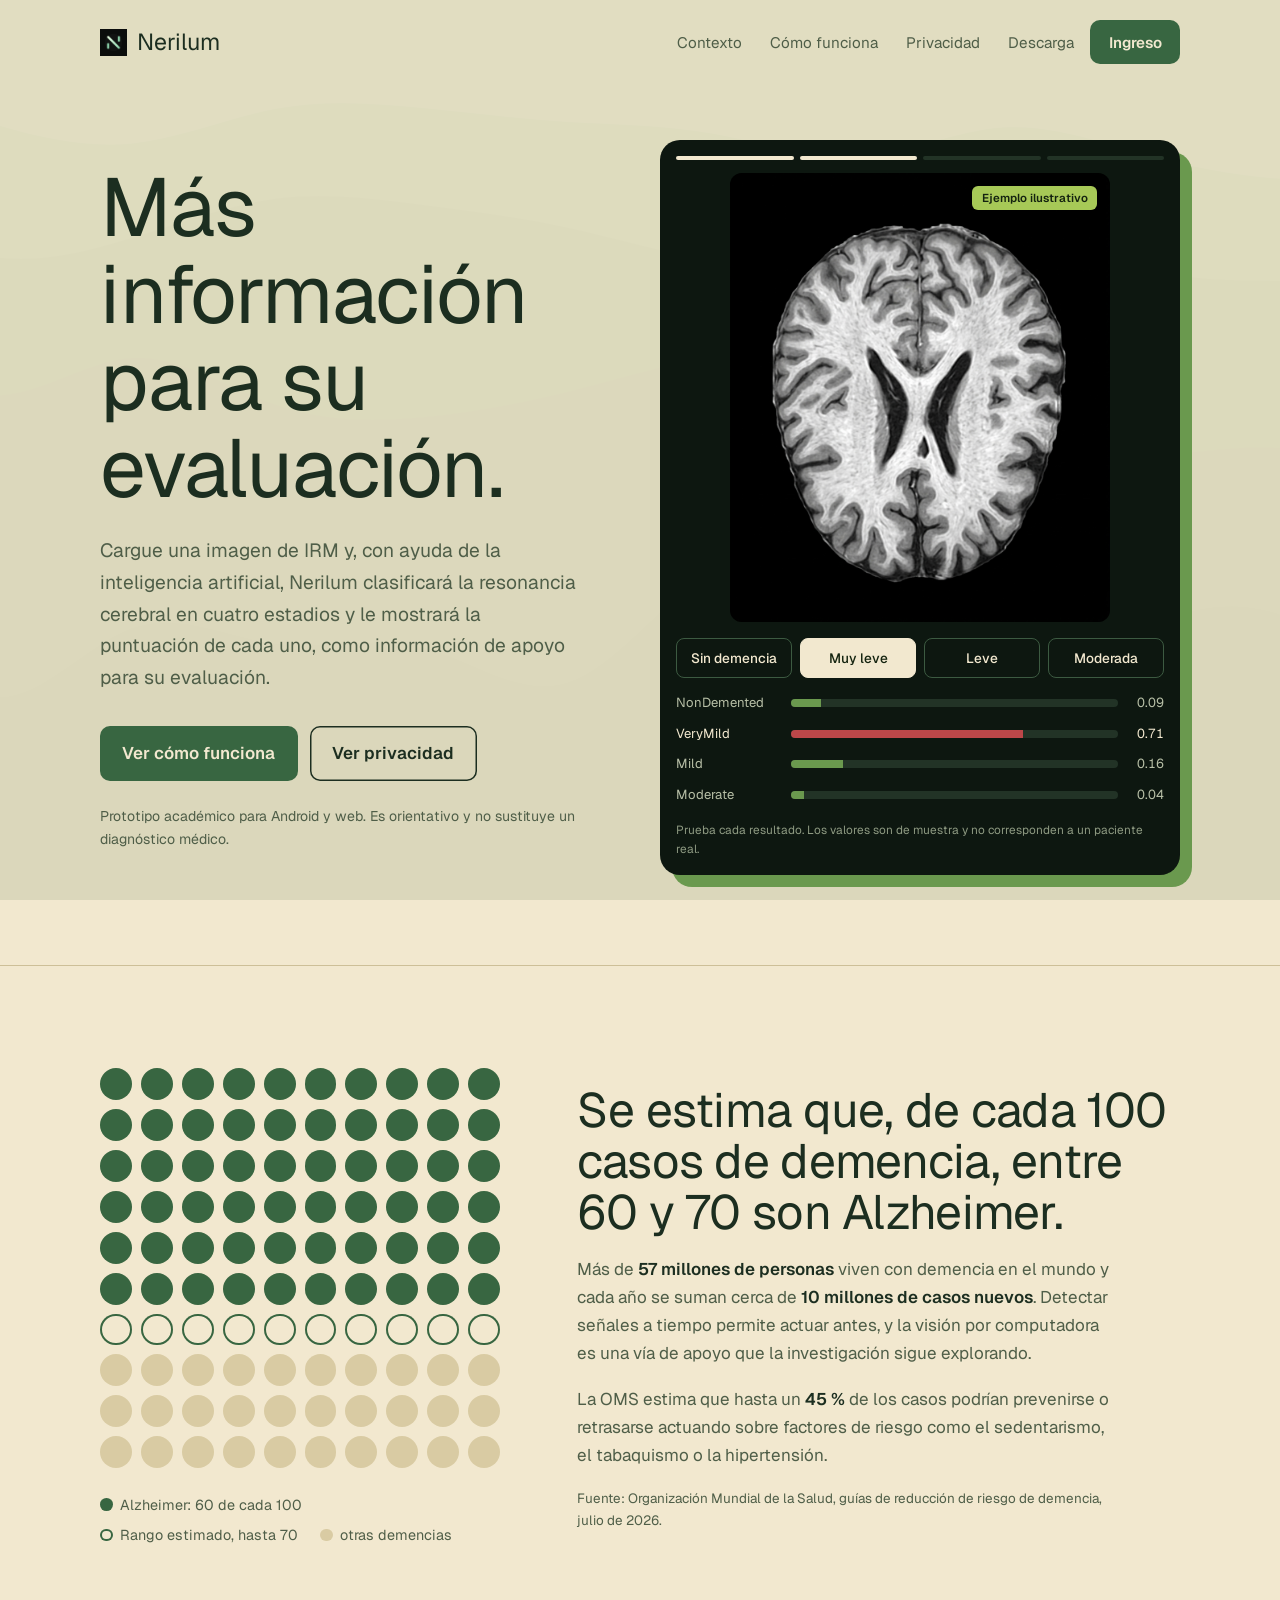
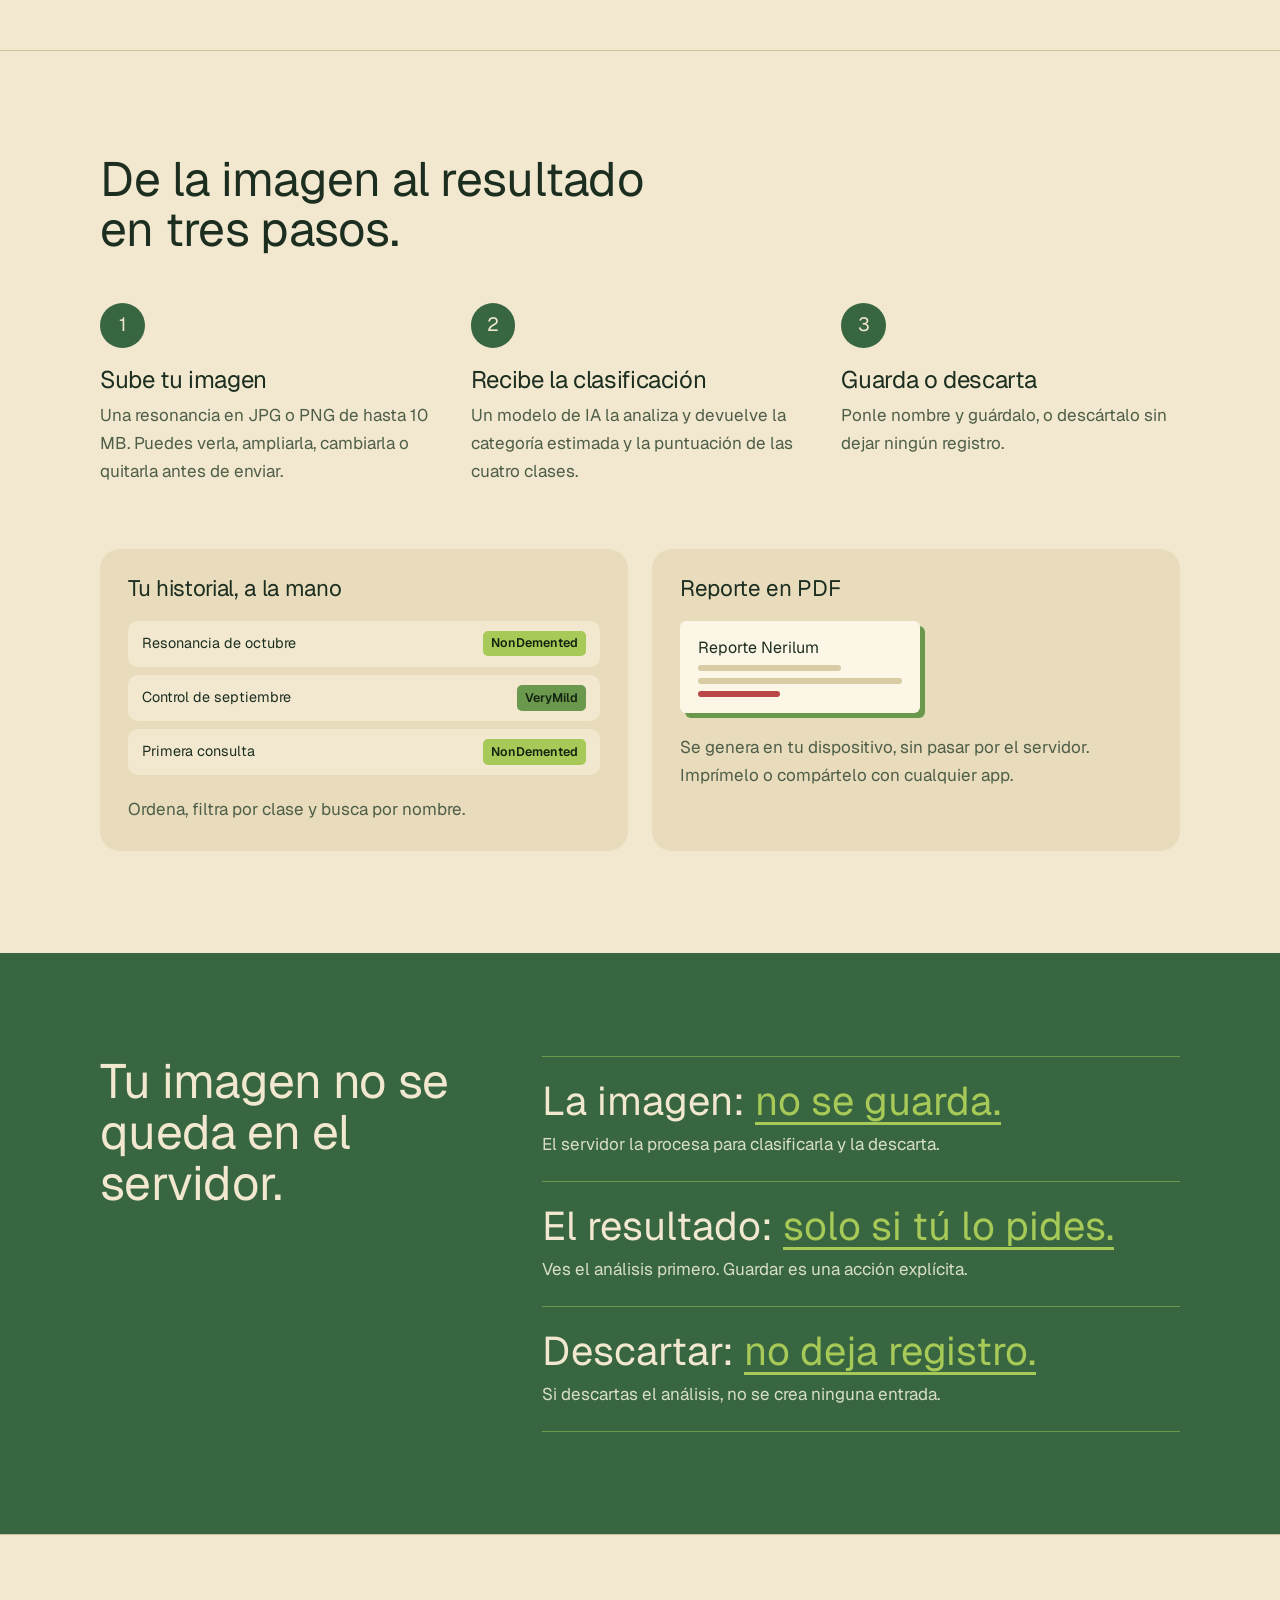
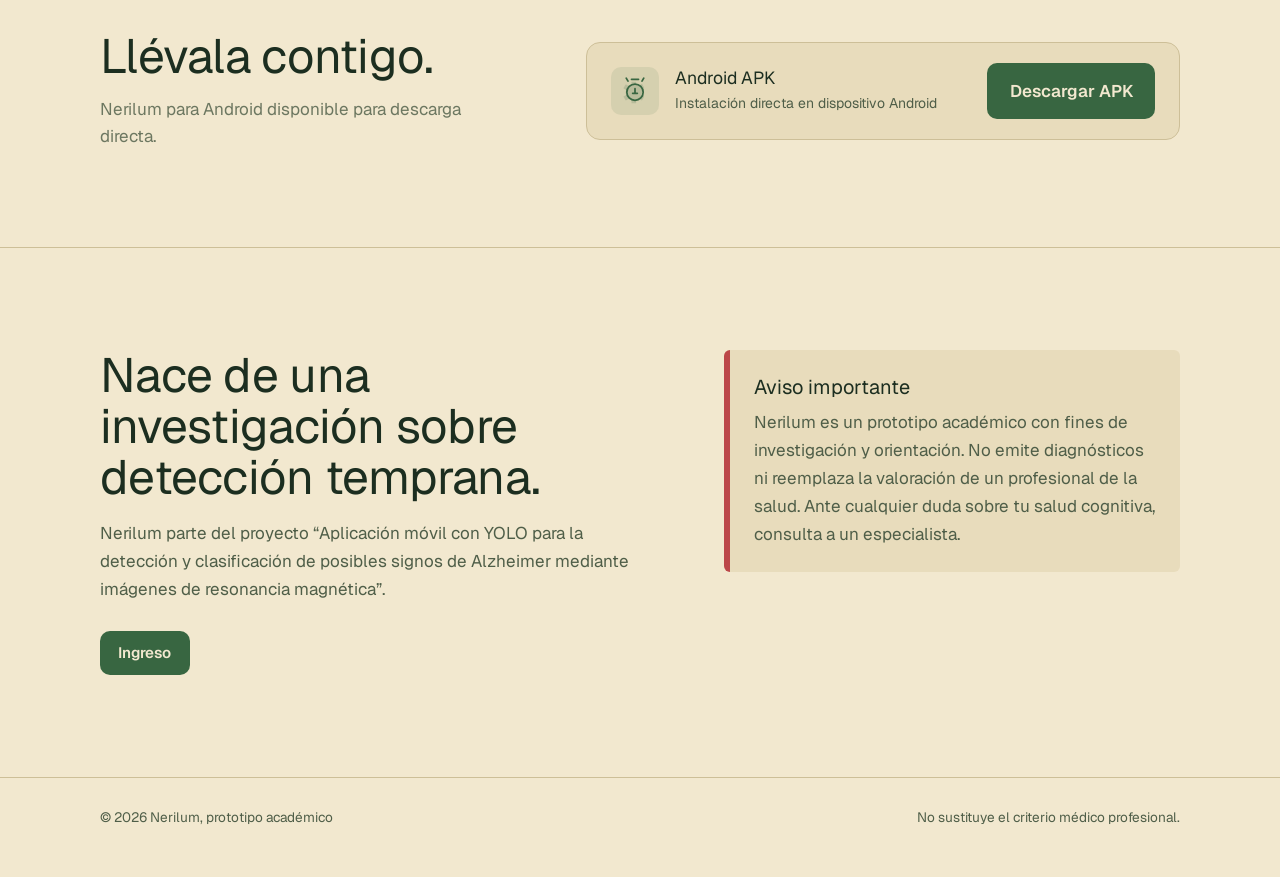
<file: index.html>
<!doctype html>
<html lang="es">
    <head>
        <meta charset="utf-8" />
        <meta
            name="viewport"
            content="width=device-width, initial-scale=1, viewport-fit=cover"
        />
        <title>Nerilum · Análisis orientativo de resonancias cerebrales</title>
        <meta
            name="description"
            content="Nerilum clasifica imágenes de resonancia magnética cerebral en cuatro categorías de demencia. Prototipo académico."
        />
        <link rel="preconnect" href="https://fonts.googleapis.com" />
        <link rel="preconnect" href="https://fonts.gstatic.com" crossorigin />
        <link
            href="https://fonts.googleapis.com/css2?family=Geist:wght@400;500;600&display=swap"
            rel="stylesheet"
        />
        <link rel="stylesheet" href="css/tokens.css" />
        <link rel="stylesheet" href="css/base.css" />
        <link rel="stylesheet" href="css/buttons.css" />
        <link rel="stylesheet" href="css/nav.css" />
        <link rel="stylesheet" href="css/hero.css" />
        <link rel="stylesheet" href="css/scan-demo.css" />
        <link rel="stylesheet" href="css/contexto.css" />
        <link rel="stylesheet" href="css/como.css" />
        <link rel="stylesheet" href="css/privacidad.css" />
        <link rel="stylesheet" href="css/descarga.css" />
        <link rel="stylesheet" href="css/cierre.css" />
        <link rel="stylesheet" href="css/footer.css" />
        <link rel="stylesheet" href="css/totop.css" />
        <link rel="stylesheet" href="css/progress.css" />
        <script src="js/flag.js"></script>
    </head>
    <body>
        <!-- sections/progress.html -->
<div class="progress" aria-hidden="true"></div>
        <div class="wrap">
            <!-- sections/nav.html -->
<nav>
    <a class="brand" href="#top" aria-label="Nerilum, inicio">
        <img
            src="src/assets/nerilum-app-icon-1024.png"
            alt="Logo Nerilum"
            class="logo"
        />
        Nerilum
    </a>
    <div class="links">
        <a href="#contexto">Contexto</a><a href="#como">Cómo funciona</a
        ><a href="#privacidad">Privacidad</a><a href="#descarga">Descarga</a>
    </div>
    <a class="btn sm" href="https://nerilum-tcsm-frontend.vercel.app/"> Ingreso </a>
</nav>

            <!-- sections/hero.html -->
  <header class="hero" id="top">
    <div>
      <h1>Más información para su evaluación.</h1>
      <p class="lead"> Cargue una imagen de IRM y, con ayuda de la inteligencia artificial, Nerilum clasificará la resonancia cerebral en cuatro estadios y le mostrará la puntuación de cada uno, como información de apoyo para su evaluación.</p>
      <div class="cta">
        <a class="btn" href="#como">Ver cómo funciona</a>
        <a class="btn ghost" href="#privacidad">Ver privacidad</a>
      </div>
      <p class="note">Prototipo académico para Android y web. Es orientativo y no sustituye un diagnóstico médico.</p>
    </div>

    <div class="scan">
      <div class="timer" aria-hidden="true"><b><i></i></b><b><i></i></b><b><i></i></b><b><i></i></b></div>
      <div class="view">
        <span class="tag">Ejemplo ilustrativo</span>
        <div class="slides">
          <img class="slide" src="src/assets/nonDem.jpg" alt="" width="944" height="1116" decoding="async">
          <img class="slide" src="src/assets/veryMildDem.jpg" alt="" width="944" height="1116" decoding="async">
          <img class="slide" src="src/assets/milDem.jpg" alt="" width="944" height="1116" decoding="async">
          <img class="slide" src="src/assets/moderateDem.jpg" alt="" width="944" height="1116" decoding="async">
        </div>
        <!-- Indicador de pausa (visible al hacer click en la imagen) -->
        <div class="view-icon" aria-hidden="true">
          <svg width="20" height="20" viewBox="0 0 20 20" fill="none" aria-hidden="true">
            <rect x="4" y="3" width="4" height="14" rx="1.5" fill="#F2E8CF"/>
            <rect x="12" y="3" width="4" height="14" rx="1.5" fill="#F2E8CF"/>
          </svg>
        </div>
      </div>
      <div class="pick" role="group" aria-label="Elige un resultado de ejemplo">
        <button type="button" data-i="0" aria-pressed="false">Sin demencia</button>
        <button type="button" data-i="1" aria-pressed="true">Muy leve</button>
        <button type="button" data-i="2" aria-pressed="false">Leve</button>
        <button type="button" data-i="3" aria-pressed="false">Moderada</button>
      </div>
      <div class="bars">
        <div class="bar"><span>NonDemented</span><b><i></i></b><span></span></div>
        <div class="bar"><span>VeryMild</span><b><i></i></b><span></span></div>
        <div class="bar"><span>Mild</span><b><i></i></b><span></span></div>
        <div class="bar"><span>Moderate</span><b><i></i></b><span></span></div>
      </div>
      <p class="sr" id="live" aria-live="polite"></p>
      <small>Prueba cada resultado. Los valores son de muestra y no corresponden a un paciente real.</small>
    </div>
  </header>
        </div>

        <!-- sections/contexto.html -->
<section id="contexto">
  <div class="wrap">
    <div class="ctx">
      <div>
        <div class="waffle" id="waffle" role="img" aria-label="Se estima que de cada 100 casos de demencia, entre 60 y 70 son Alzheimer"></div>
        <div class="key"><span><i style="background:var(--brand)"></i>Alzheimer: 60 de cada 100</span><span><i style="box-shadow:inset 0 0 0 2px var(--brand)"></i>Rango estimado, hasta 70</span><span><i style="background:var(--dot-off)"></i>otras demencias</span></div>
      </div>
      <div>
        <h2>Se estima que, de cada 100 casos de demencia, entre 60 y 70 son Alzheimer.</h2>
        <p>Más de <b>57 millones de personas</b> viven con demencia en el mundo y cada año se suman cerca de <b>10 millones de casos nuevos</b>. Detectar señales a tiempo permite actuar antes, y la visión por computadora es una vía de apoyo que la investigación sigue explorando.</p>
        <p>La OMS estima que hasta un <b>45 %</b> de los casos podrían prevenirse o retrasarse actuando sobre factores de riesgo como el sedentarismo, el tabaquismo o la hipertensión.</p>
        <p class="src">Fuente: Organización Mundial de la Salud, guías de reducción de riesgo de demencia, julio de 2026.</p>
      </div>
    </div>
  </div>
</section>

        <!-- sections/como.html -->
<section id="como">
  <div class="wrap">
    <div class="head"><h2>De la imagen al resultado en tres pasos.</h2></div>
    <div class="track">
      <div class="step"><i>1</i><h3>Sube tu imagen</h3><p>Una resonancia en JPG o PNG de hasta 10 MB. Puedes verla, ampliarla, cambiarla o quitarla antes de enviar.</p></div>
      <div class="step"><i>2</i><h3>Recibe la clasificación</h3><p>Un modelo de IA la analiza y devuelve la categoría estimada y la puntuación de las cuatro clases.</p></div>
      <div class="step"><i>3</i><h3>Guarda o descarta</h3><p>Ponle nombre y guárdalo, o descártalo sin dejar ningún registro.</p></div>
    </div>
    <div class="after">
      <div class="panel">
        <h3>Tu historial, a la mano</h3>
        <div class="hist" aria-hidden="true">
          <div><span>Resonancia de octubre</span><em style="--c:#A7C957">NonDemented</em></div>
          <div><span>Control de septiembre</span><em style="--c:#6A994E">VeryMild</em></div>
          <div><span>Primera consulta</span><em style="--c:#A7C957">NonDemented</em></div>
        </div>
        <p>Ordena, filtra por clase y busca por nombre.</p>
      </div>
      <div class="panel">
        <h3>Reporte en PDF</h3>
        <div class="sheet" aria-hidden="true"><b>Reporte Nerilum</b><span class="w"></span><span></span><span class="r"></span></div>
        <p>Se genera en tu dispositivo, sin pasar por el servidor. Imprímelo o compártelo con cualquier app.</p>
      </div>
    </div>
  </div>
</section>

        <!-- sections/privacidad.html -->
<section class="band" id="privacidad">
  <div class="wrap priv">
    <h2>Tu imagen no se queda en el servidor.</h2>
    <div>
      <div class="say"><b>La imagen: <u>no se guarda.</u></b><p>El servidor la procesa para clasificarla y la descarta.</p></div>
      <div class="say"><b>El resultado: <u>solo si tú lo pides.</u></b><p>Ves el análisis primero. Guardar es una acción explícita.</p></div>
      <div class="say"><b>Descartar: <u>no deja registro.</u></b><p>Si descartas el análisis, no se crea ninguna entrada.</p></div>
    </div>
  </div>
</section>

        <!-- sections/descarga.html -->
<section id="descarga">
    <div class="wrap descarga">
        <div class="descarga-texto">
            <h2>Llévala contigo.</h2>
            <p>Nerilum para Android disponible para descarga directa.</p>
        </div>
        <div class="descarga-opciones">

            <div class="descarga-card apk-card">
                <div class="descarga-card-inner">
                    <span class="descarga-plat-icon" aria-hidden="true">
                        <svg width="28" height="28" viewBox="0 0 24 24" fill="none" aria-hidden="true">
                            <path d="M17.523 15.341A5.97 5.97 0 0 0 18 13a5.97 5.97 0 0 0-.477-2.341l2.005-1.16a.5.5 0 0 0 .183-.683l-1.5-2.598a.5.5 0 0 0-.683-.183l-2.03 1.173A5.988 5.988 0 0 0 13 7V4.5a.5.5 0 0 0-.5-.5h-3a.5.5 0 0 0-.5.5V7a5.988 5.988 0 0 0-2.498.708L4.472 6.535a.5.5 0 0 0-.683.183l-1.5 2.598a.5.5 0 0 0 .183.683l2.005 1.16A5.97 5.97 0 0 0 4 13a5.97 5.97 0 0 0 .477 2.341L2.472 16.5a.5.5 0 0 0-.183.683l1.5 2.598a.5.5 0 0 0 .683.183l2.03-1.173A5.988 5.988 0 0 0 9 19.5V22a.5.5 0 0 0 .5.5h3a.5.5 0 0 0 .5-.5v-2.5a5.988 5.988 0 0 0 2.498-.709l2.03 1.173a.5.5 0 0 0 .683-.183l1.5-2.598a.5.5 0 0 0-.183-.683l-2.005-1.16Z" fill="currentColor" fill-opacity=".18"/>
                            <path d="M6 3.5 4.5 1M18 3.5 19.5 1M9 2h6M12 6a7 7 0 1 0 0 14A7 7 0 0 0 12 6Zm0 4v4m-2 0h4" stroke="currentColor" stroke-width="1.5" stroke-linecap="round" stroke-linejoin="round"/>
                        </svg>
                    </span>
                    <div class="descarga-card-body">
                        <strong>Android APK</strong>
                        <p>Instalación directa en dispositivo Android</p>
                    </div>
                </div>
                <a class="btn descarga-btn" href="https://github.com/carlos-cas3/G1-TCSM-APP_MOVIL/releases/download/v1.0.6/nerilum.apk" download>
                    Descargar APK
                </a>
            </div>

        </div>
    </div>
</section>

        <!-- sections/cierre.html -->
<section>
    <div class="wrap closing">
        <div>
            <h2>Nace de una investigación sobre detección temprana.</h2>
            <p>
                Nerilum parte del proyecto “Aplicación móvil con YOLO para la
                detección y clasificación de posibles signos de Alzheimer
                mediante imágenes de resonancia magnética”.
            </p>
            <a class="btn sm" href="https://nerilum-tcsm-frontend.vercel.app/"> Ingreso </a>
        </div>
        <div class="disc">
            <strong>Aviso importante</strong>
            <p>
                Nerilum es un prototipo académico con fines de investigación y
                orientación. No emite diagnósticos ni reemplaza la valoración de
                un profesional de la salud. Ante cualquier duda sobre tu salud
                cognitiva, consulta a un especialista.
            </p>
        </div>
    </div>
</section>

        <!-- sections/footer.html -->
<footer><div class="wrap"><span>© 2026 Nerilum, prototipo académico</span><span>No sustituye el criterio médico profesional.</span></div></footer>

        <!-- sections/totop.html -->
<button type="button" class="totop" aria-label="Volver arriba"><svg viewBox="0 0 24 24" fill="none" stroke="currentColor" stroke-width="2.5" stroke-linecap="round" stroke-linejoin="round" aria-hidden="true"><path d="M12 19V5M5 12l7-7 7 7"/></svg></button>

        <script src="js/env.js" defer></script>
        <script src="js/waffle.js" defer></script>
        <script src="js/scan-demo.js" defer></script>
        <script src="js/totop.js" defer></script>
        <script src="js/reveal.js" defer></script>
    </body>
</html>
</file>
<file: css/tokens.css>
/* Colores, tipografías y variables. Modo claro y oscuro. */
:root{
  --bg:#F2E8CF; --surface:#E8DCBC; --ink:#1C2E20; --muted:#4F5E48; --line:#CDBF98;
  --brand:#386641; --brand-hover:#2B5133; --on-brand:#F2E8CF; --mid:#6A994E; --lime:#A7C957; --alert:#BC4749;
  --band:#386641; --band-ink:#F2E8CF; --dot-off:#D9CBA3; --dotb:#6A994E; --logo-dot:#A7C957;
  --serif:"Geist","Young Serif",Georgia,"Times New Roman",serif;
  --sans:"Geist","Public Sans",system-ui,-apple-system,"Segoe UI",sans-serif;
  box-sizing:border-box;padding-top:env(safe-area-inset-top,0px);padding-bottom:env(safe-area-inset-bottom,0px);color-scheme:light;
}
@media (prefers-color-scheme:dark){
  :root:not([data-theme="light"]){
    --dotb:#A7C957; --logo-dot:#386641;
    --bg:#101C14; --surface:#182A1E; --ink:#F2E8CF; --muted:#AFB99F; --line:#2B4130; --dot-off:#26402D;
    --brand:#A7C957; --brand-hover:#B9D76F; --on-brand:#14230F; --alert:#E0686A; --band:#1D3A26; color-scheme:dark;
  }
}
:root[data-theme="dark"]{
  --dotb:#A7C957; --logo-dot:#386641;
  --bg:#101C14; --surface:#182A1E; --ink:#F2E8CF; --muted:#AFB99F; --line:#2B4130; --dot-off:#26402D;
  --brand:#A7C957; --brand-hover:#B9D76F; --on-brand:#14230F; --alert:#E0686A; --band:#1D3A26; color-scheme:dark;
}
</file>
<file: css/base.css>
/* Reset, tipografía base, layout general y utilidades. */
*,
*::before,
*::after {
    box-sizing: inherit
}

html {
    scroll-behavior: smooth;
    scroll-padding-top: env(safe-area-inset-top, 0px)
}

body {
    margin: 0;
    background: var(--bg);
    color: var(--ink);
    font: 400 1.0625rem/1.65 var(--sans);
    -webkit-font-smoothing: antialiased;
    isolation: isolate
}

body::before {
    content: "";
    position: fixed;
    inset: 0;
    z-index: -1;
    pointer-events: none;
    background: url("../src/assets/stacked-waves-haikei.svg") center/cover no-repeat;
    opacity: .1;
    filter: hue-rotate(-105deg) saturate(.55) brightness(.78)
}

@media(prefers-color-scheme:dark) {
    :root:not([data-theme="light"]) body::before {
        opacity: .16
    }
}

:root[data-theme="dark"] body::before {
    opacity: .16
}

.wrap {
    max-width: 1160px;
    margin: 0 auto;
    padding: 0 clamp(1.25rem, 4vw, 2.5rem)
}

h1,
h2,
h3 {
    font-family: var(--serif);
    font-weight: 400;
    margin: 0;
    line-height: 1.06;
    letter-spacing: -.015em
}

h1 {
    font-size: clamp(2.7rem, 6.4vw, 5.4rem)
}

h2 {
    font-size: clamp(1.9rem, 3.8vw, 3rem)
}

p {
    margin: 0
}

a {
    color: inherit
}

:focus-visible {
    outline: 3px solid var(--alert);
    outline-offset: 3px
}

.sr {
    position: absolute;
    width: 1px;
    height: 1px;
    overflow: hidden;
    clip: rect(0 0 0 0);
    white-space: nowrap
}

section {
    padding: clamp(3.5rem, 8vw, 6.5rem) 0;
    border-top: 1px solid var(--line)
}

@media(prefers-reduced-motion:reduce) {
    html {
        scroll-behavior: auto
    }
}
</file>
<file: css/buttons.css>
/* Botones (.btn, .sm, .ghost). */
.btn{display:inline-block;padding:.85rem 1.4rem;border-radius:10px;font-weight:600;text-decoration:none;background:var(--brand);color:var(--on-brand);transition:background .2s}
.btn:hover{background:var(--brand-hover)}
.btn.sm{padding:.6rem 1.15rem;font-size:.95rem}
.btn.ghost{background:transparent;color:var(--ink);box-shadow:inset 0 0 0 1.5px var(--ink)}
.btn.ghost:hover{background:var(--surface)}
.btn{transition:background .2s,transform .12s}
.btn:active{transform:scale(.97)}
@media(prefers-reduced-motion:reduce){.btn{transition:none}.btn:active{transform:none}}
</file>
<file: css/nav.css>
/* Barra superior: logotipo, enlaces y botón Ingreso. */
nav {
    display: flex;
    justify-content: space-between;
    align-items: center;
    padding: 1.25rem 0;
    gap: 1rem
}

.brand {
    font: 400 1.45rem var(--serif);
    text-decoration: none;
    display: flex;
    align-items: center;
    gap: .6rem
}

.brand img {
    width: 1.7rem;
    height: 1.7rem;
    object-fit: contain;
    display: block;
}

.brand svg {
    width: 1.7rem;
    height: 1.7rem
}

nav .links {
    display: flex;
    gap: 1.75rem;
    font-size: .95rem;
    margin-left: auto
}

nav .links a {
    text-decoration: none;
    color: var(--muted)
}

nav .links a:hover {
    color: var(--ink)
}

@media(max-width:700px) {
    nav .links {
        display: none
    }
}

.brand svg rect {
    fill: var(--brand)
}

.brand svg path {
    stroke: var(--on-brand)
}

.brand svg circle {
    fill: var(--on-brand)
}

.brand svg circle:first-of-type {
    fill: var(--logo-dot)
}
</file>
<file: css/hero.css>
/* Portada: titular, texto y botones. Incluye la animación de entrada. */
.hero{display:grid;grid-template-columns:1fr 1.05fr;gap:clamp(2rem,5vw,4rem);align-items:center;padding:clamp(1.5rem,5vw,3.5rem) 0 clamp(3rem,7vw,6rem)}
.hero .lead{font-size:1.2rem;color:var(--muted);max-width:30rem;margin:1.5rem 0 2rem}
.cta{display:flex;flex-wrap:wrap;gap:.75rem}
.note{margin-top:1.5rem;font-size:.88rem;color:var(--muted);max-width:30rem}
@media(max-width:900px){.hero{grid-template-columns:1fr}}
@media(prefers-reduced-motion:no-preference){
@keyframes rise{from{opacity:0;transform:translateY(18px)}to{opacity:1;transform:none}}
@keyframes pop{from{opacity:0;transform:scale(.93) rotate(-1.5deg)}to{opacity:1;transform:none}}
.js .hero h1,.js .hero .lead,.js .hero .cta,.js .hero .note{animation:rise .7s cubic-bezier(.2,.7,.2,1) both}
.js .hero .lead{animation-delay:.12s}.js .hero .cta{animation-delay:.24s}.js .hero .note{animation-delay:.34s}
.js .scan{animation:pop .8s .15s cubic-bezier(.2,.7,.2,1) both}
}
</file>
<file: css/scan-demo.css>
/* Demo del escaneo: panel, barra de tiempo, selector de clases y barras de puntuación. */
.scan {
  background: #0D1710;
  border-radius: 20px;
  padding: 1rem;
  color: #F2E8CF;
  box-shadow: 12px 12px 0 var(--mid)
}

.view {
  position: relative;
  cursor: pointer;
  width: min(100%, 380px);
  margin-inline: auto
}

.view .slides {
  position: relative;
  width: 100%;
  aspect-ratio: 944/1116;
  border-radius: 12px;
  overflow: hidden;
  background: #070C08
}

.view .slide {
  position: absolute;
  inset: 0;
  display: block;
  width: 100%;
  height: 100%;
  object-fit: contain;
  opacity: 0;
  transition: opacity .5s ease;
  pointer-events: none
}

.view .slide.is-active {
  opacity: 1
}

/* Indicador de pausa/play al hacer click en la imagen */
.view::after {
  content: '';
  position: absolute;
  inset: 0;
  border-radius: 12px;
  display: flex;
  align-items: center;
  justify-content: center;
  opacity: 0;
  transition: opacity .18s;
  pointer-events: none;
}

/* Flash momentáneo al hacer click */
.view.flash::after {
  background: rgba(13, 23, 16, .45);
  opacity: 1;
}

/* Estado pausado: icono permanente y overlay tenue */
.view.paused::after {
  background: rgba(13, 23, 16, .52);
  opacity: 1;
}

/* Icono SVG superpuesto (play/pause) vía pseudo-elemento en el tag */
.view .tag {
  position: absolute;
  z-index: 2;
  top: .8rem;
  right: .8rem;
  font: 600 .72rem var(--sans);
  background: #A7C957;
  color: #14230F;
  padding: .3rem .6rem;
  border-radius: 6px;
  transition: background .18s, color .18s
}

.view.paused .tag {
  background: #F2E8CF;
  color: #14230F
}

/* Icono central de pause/play */
.view-icon {
  position: absolute;
  top: 50%;
  left: 50%;
  transform: translate(-50%, -50%) scale(.7);
  width: 3rem;
  height: 3rem;
  border-radius: 50%;
  background: rgba(13, 23, 16, .72);
  border: 1.5px solid rgba(242, 232, 207, .28);
  display: flex;
  align-items: center;
  justify-content: center;
  opacity: 0;
  transition: opacity .18s, transform .22s cubic-bezier(.2, .7, .2, 1);
  pointer-events: none;
}

.view.paused .view-icon {
  opacity: 1;
  transform: translate(-50%, -50%) scale(1);
}

.timer {
  display: flex;
  gap: 6px;
  margin-bottom: .8rem
}

.timer b {
  flex: 1;
  height: 4px;
  border-radius: 2px;
  background: #223326;
  overflow: hidden
}

.timer b i {
  display: block;
  height: 100%;
  width: 0;
  background: #F2E8CF
}

.timer b.done i {
  width: 100%
}

.timer b.cur i {
  animation: fill 3.2s linear forwards
}

.timer.paused b.cur i {
  animation-play-state: paused
}

.timer.manual b.cur i {
  animation: none;
  width: 100%
}

@keyframes fill {
  from {
    width: 0
  }

  to {
    width: 100%
  }
}

.pick {
  display: grid;
  grid-template-columns: 1fr 1fr;
  gap: .5rem;
  margin: 1rem 0 .9rem
}

.pick button {
  font: 500 .85rem var(--sans);
  padding: .55rem .5rem;
  border-radius: 8px;
  border: 1.5px solid #3C5A41;
  background: transparent;
  color: #F2E8CF;
  cursor: pointer;
  transition: background .15s, transform .12s;
  white-space: nowrap;
  text-align: center;
  min-height: 2.5rem
}

.pick button:hover {
  background: #1B2E20
}

.pick button[aria-pressed="true"] {
  background: #F2E8CF;
  color: #14230F;
  border-color: #F2E8CF
}

/* En pantallas más anchas (≥ 520 px dentro del panel) vuelve a una fila */
@media (min-width: 640px) {
  .pick {
    grid-template-columns: repeat(4, 1fr)
  }
}

.bars {
  display: grid;
  gap: .55rem;
  font-size: .82rem
}

.bar {
  display: grid;
  grid-template-columns: 6.6rem 1fr 2.3rem;
  gap: .6rem;
  align-items: center;
  color: #B7BFA6
}

.bar span:last-child {
  text-align: right;
  font-variant-numeric: tabular-nums
}

.bar b {
  display: block;
  height: 8px;
  border-radius: 4px;
  background: #223326;
  overflow: hidden
}

.bar b i {
  display: block;
  height: 100%;
  width: 0;
  background: #6A994E;
  transition: width .7s cubic-bezier(.2, .7, .2, 1), background .3s
}

.bar.top {
  color: #F2E8CF
}

.scan small {
  display: block;
  margin-top: .9rem;
  color: #8E9A82;
  font-size: .74rem
}

.pick button:active {
  transform: scale(.95)
}

@media(prefers-reduced-motion:reduce) {
  .timer b.cur i {
    animation: none;
    width: 100%
  }

  .bar b i {
    transition: none
  }

  .pick button {
    transition: none
  }

  .pick button:active {
    transform: none
  }

  .view .slide {
    transition: none
  }
}
</file>
<file: css/contexto.css>
/* Sección Contexto: gráfico de 100 puntos y datos de la OMS. */
.ctx{display:grid;grid-template-columns:minmax(0,25rem) 1fr;gap:clamp(2rem,6vw,6rem);align-items:center}
.waffle{display:grid;grid-template-columns:repeat(10,1fr);gap:clamp(5px,1vw,9px);width:min(100%,25rem)}
.waffle span{aspect-ratio:1;border-radius:50%;background:var(--dot-off)}
.waffle .a{background:var(--brand)}.waffle .b{background:transparent;box-shadow:inset 0 0 0 2px var(--brand)}
.ctx h2{max-width:20ch}
.ctx p{margin-top:1.1rem;max-width:34rem;color:var(--muted)}
.ctx p b{color:var(--ink);font-weight:600}
.key{display:flex;flex-wrap:wrap;gap:.4rem 1.4rem;margin-top:1.6rem;font-size:.9rem;color:var(--muted)}
.key i{display:inline-block;width:.8rem;height:.8rem;border-radius:50%;margin-right:.45rem;vertical-align:-.1em}
.src{margin-top:2.5rem;font-size:.84rem;color:var(--muted)}
@media(max-width:820px){.ctx{grid-template-columns:1fr}}
@media(prefers-reduced-motion:no-preference){
.js .waffle span{transition:background .4s,box-shadow .4s;transition-delay:calc(var(--i,0)*14ms)}
@keyframes dotin{0%{transform:scale(.5)}60%{transform:scale(1.3)}100%{transform:scale(1)}}
.js .waffle.on span.a,.js .waffle.on span.b{animation:dotin .4s both;animation-delay:calc(var(--i,0)*14ms)}
.js .waffle span.a,.js .waffle span.b{background:var(--dot-off)}
.js .waffle span.b{box-shadow:inset 0 0 0 2px transparent}
.js .waffle.on span.a{background:var(--brand)}.js .waffle.on span.b{background:transparent;box-shadow:inset 0 0 0 2px var(--brand)}
}

/* Scroll-driven: los puntos se llenan según avanzas. Sin soporte, queda la animación por IntersectionObserver. */
@supports (animation-timeline:view()){
@media(prefers-reduced-motion:no-preference){
.waffle{view-timeline:--waffle block}
@keyframes dot-a{from{background:var(--dot-off);transform:scale(.55)}to{background:var(--brand);transform:scale(1)}}
@keyframes dot-b{from{background:var(--dot-off);box-shadow:inset 0 0 0 2px transparent;transform:scale(.55)}to{background:transparent;box-shadow:inset 0 0 0 2px var(--brand);transform:scale(1)}}
.js .waffle span.a,.js .waffle.on span.a,.js .waffle span.b,.js .waffle.on span.b{transition:none}
.js .waffle span.a,.js .waffle.on span.a{animation:dot-a linear both;animation-timeline:--waffle;animation-range:entry calc(var(--i)*.5%) entry calc(25% + var(--i)*.5%)}
.js .waffle span.b,.js .waffle.on span.b{animation:dot-b linear both;animation-timeline:--waffle;animation-range:entry calc(var(--i)*.5%) entry calc(25% + var(--i)*.5%)}
}
}
</file>
<file: css/como.css>
/* Sección Cómo funciona: pasos, historial y reporte PDF. */
.head{max-width:36rem;margin-bottom:3rem}
.track{display:grid;grid-template-columns:repeat(3,1fr);gap:2rem;position:relative}
.track::before{content:"";position:absolute;left:1.4rem;right:0;top:1.4rem;height:3px;background:var(--line)}
.step{position:relative;padding-top:4rem}
.step i{position:absolute;top:0;left:0;width:2.8rem;height:2.8rem;border-radius:50%;background:var(--brand);color:var(--on-brand);font:400 1.2rem/2.8rem var(--serif);text-align:center;font-style:normal}
.step h3{font-size:1.5rem;margin-bottom:.5rem}
.step p{color:var(--muted)}
@media(max-width:760px){.track{grid-template-columns:1fr}.track::before{left:1.4rem;right:auto;top:0;bottom:0;width:3px;height:auto}.step{padding:0 0 0 4rem}}

.after{display:grid;grid-template-columns:1fr 1fr;gap:1.5rem;margin-top:4rem}
.panel{background:var(--surface);border-radius:20px;padding:1.75rem;display:grid;gap:1.25rem;align-content:start}
.panel h3{font-size:1.4rem}
.panel p{color:var(--muted)}
.hist{display:grid;gap:.5rem}
.hist div{display:flex;justify-content:space-between;align-items:center;gap:.75rem;background:var(--bg);border-radius:10px;padding:.65rem .9rem;font-size:.9rem}
.hist em{font-style:normal;font-size:.78rem;font-weight:600;padding:.15rem .5rem;border-radius:5px;color:#14230F;background:var(--c)}
.sheet{background:#FBF6E6;color:#1C2E20;border-radius:6px;padding:1rem 1.1rem;display:grid;gap:.45rem;width:min(100%,15rem);box-shadow:5px 5px 0 var(--mid)}
.sheet b{font:400 1rem var(--serif)}
.sheet span{display:block;height:6px;border-radius:3px;background:#D9CBA3}
.sheet span.w{width:70%}.sheet span.r{width:40%;background:#BC4749}
@media(max-width:760px){.after{grid-template-columns:1fr}}
@media(prefers-reduced-motion:no-preference){
.js .track::before{transform:scaleX(0);transform-origin:left;transition:transform 1.3s cubic-bezier(.6,0,.2,1)}
.js .track.on::before{transform:scaleX(1)}
.js .step i{transform:scale(0);transition:transform .45s cubic-bezier(.3,1.5,.5,1)}
.js .track.on .step i{transform:scale(1)}
.js .step h3,.js .step p{opacity:0;transition:opacity .6s}
.js .track.on .step h3,.js .track.on .step p{opacity:1}
.js .step:nth-child(1) i{transition-delay:.1s}.js .step:nth-child(2) i,.js .step:nth-child(2) h3,.js .step:nth-child(2) p{transition-delay:.6s}.js .step:nth-child(3) i,.js .step:nth-child(3) h3,.js .step:nth-child(3) p{transition-delay:1.1s}
@media(max-width:760px){.js .track::before{transform:scaleY(0);transform-origin:top}.js .track.on::before{transform:scaleY(1)}}
}

/* Scroll-driven: la línea se dibuja, los pasos aparecen en orden y el historial se llena. */
@supports (animation-timeline:view()){
@media(prefers-reduced-motion:no-preference){
.track{view-timeline:--track block}
@keyframes draw-x{from{transform:scaleX(0)}to{transform:scaleX(1)}}
@keyframes draw-y{from{transform:scaleY(0)}to{transform:scaleY(1)}}
@keyframes mark-in{from{transform:scale(0)}to{transform:scale(1)}}
@keyframes txt-in{from{opacity:0;transform:translateY(10px)}to{opacity:1;transform:none}}
.js .track::before,.js .track.on::before{transition:none;animation:draw-x linear both;animation-timeline:--track;animation-range:cover 8% cover 48%}
.js .step i,.js .track.on .step i{transition:none;animation:mark-in linear both;animation-timeline:--track}
.js .step h3,.js .step p,.js .track.on .step h3,.js .track.on .step p{transition:none;animation:txt-in linear both;animation-timeline:--track}
.js .track .step:nth-child(1) i{animation-range:cover 10% cover 20%}
.js .track .step:nth-child(2) i{animation-range:cover 22% cover 32%}
.js .track .step:nth-child(3) i{animation-range:cover 34% cover 44%}
.js .track .step:nth-child(1) h3,.js .track .step:nth-child(1) p{animation-range:cover 12% cover 24%}
.js .track .step:nth-child(2) h3,.js .track .step:nth-child(2) p{animation-range:cover 24% cover 36%}
.js .track .step:nth-child(3) h3,.js .track .step:nth-child(3) p{animation-range:cover 36% cover 48%}
@media(max-width:760px){.js .track::before,.js .track.on::before{animation-name:draw-y}}
@keyframes row-in{from{opacity:0;transform:translateX(-24px)}to{opacity:1;transform:none}}
@keyframes sheet-in{from{transform:translateY(30px) rotate(-2deg)}to{transform:none}}
.hist div{animation:row-in linear both;animation-timeline:view();animation-range:entry 5% entry 55%}
.hist div:nth-child(2){animation-range:entry 15% entry 65%}
.hist div:nth-child(3){animation-range:entry 25% entry 75%}
.sheet{animation:sheet-in linear both;animation-timeline:view();animation-range:entry 0% entry 80%}
}
}
</file>
<file: css/privacidad.css>
/* Sección Privacidad (banda verde). */
.band{background:var(--band);color:var(--band-ink);border-top:0}
.priv{display:grid;grid-template-columns:.8fr 1.4fr;gap:clamp(2rem,6vw,5rem)}
.priv>h2{align-self:start}
.say{border-top:1px solid #6A994E;padding:1.4rem 0}
.say:last-child{border-bottom:1px solid #6A994E}
.say b{display:block;font:400 clamp(1.6rem,3.2vw,2.5rem)/1.12 var(--serif)}
.say b u{text-decoration:none;color:#A7C957}
.say p{color:#D9DFC4;margin-top:.4rem;max-width:30rem}
@media(max-width:820px){.priv{grid-template-columns:1fr}}
@media(prefers-reduced-motion:no-preference){
.js .say u{background:linear-gradient(#A7C957,#A7C957) 0 96%/0% 3px no-repeat;transition:background-size .9s .25s cubic-bezier(.6,0,.2,1)}
.js .say.on u{background-size:100% 3px}
}

/* Scroll-driven: el subrayado de cada frase avanza con el scroll. */
@supports (animation-timeline:view()){
@media(prefers-reduced-motion:no-preference){
.say{view-timeline:--say block}
@keyframes ul{from{background-size:0% 3px}to{background-size:100% 3px}}
.js .say u,.js .say.on u{transition:none;animation:ul linear both;animation-timeline:--say;animation-range:entry 30% entry 90%}
}
}
</file>
<file: css/descarga.css>
/* Sección de descarga APK — fondo base, contrasta con la banda oscura de privacidad. */

#descarga {
    background: var(--bg);
    border-top: 1px solid var(--line);
    padding: clamp(3.5rem, 8vw, 6rem) 0;
}

#descarga h2 {
    color: var(--ink);
}

#descarga .descarga-texto p {
    color: var(--muted);
}

.descarga {
    display: grid;
    grid-template-columns: 1fr 1.45fr;
    gap: clamp(2rem, 6vw, 5rem);
    align-items: center;
}

.descarga-texto p {
    margin-top: .875rem;
    font-size: 1.0625rem;
    line-height: 1.6;
    opacity: .82;
    max-width: 28rem;
}

/* Opciones */
.descarga-opciones {
    display: flex;
    flex-direction: column;
    gap: 1rem;
}

.descarga-card {
    background: var(--surface);
    border: 1px solid var(--line);
    border-radius: 14px;
    padding: 1.25rem 1.5rem;
    display: flex;
    align-items: center;
    justify-content: space-between;
    gap: 1.25rem;
    transition: background .2s, border-color .2s;
}

.descarga-card:hover {
    background: var(--bg);
    border-color: var(--mid);
}

.descarga-card-inner {
    display: flex;
    align-items: center;
    gap: 1rem;
    min-width: 0;
}

.descarga-plat-icon {
    flex-shrink: 0;
    width: 48px;
    height: 48px;
    display: flex;
    align-items: center;
    justify-content: center;
    border-radius: 10px;
    background: rgba(56, 102, 65, .1);
    color: var(--brand);
}

.descarga-card-body {
    min-width: 0;
}

.descarga-card-body strong {
    display: block;
    font-family: var(--serif);
    font-weight: 400;
    font-size: 1.1rem;
    color: var(--ink);
    line-height: 1.2;
}

.descarga-card-body p {
    margin-top: .25rem;
    font-size: .875rem;
    color: var(--muted);
    white-space: nowrap;
    overflow: hidden;
    text-overflow: ellipsis;
}

/* Botón dentro de la sección clara */
.descarga-btn {
    flex-shrink: 0;
    background: var(--brand);
    color: var(--on-brand);
    white-space: nowrap;
}

.descarga-btn:hover {
    background: var(--brand-hover);
    color: var(--on-brand);
}

/* Estado "próximamente" */
.descarga-btn.proximamente {
    background: var(--line);
    color: var(--muted);
    cursor: not-allowed;
    pointer-events: none;
    box-shadow: none;
}

/* Eliminar el bloque de web-card ya que no existe */

@media (max-width: 860px) {
    .descarga {
        grid-template-columns: 1fr;
    }

    .descarga-card {
        flex-wrap: wrap;
    }
}

@media (max-width: 480px) {
    .descarga-card {
        flex-direction: column;
        align-items: flex-start;
    }

    .descarga-btn {
        width: 100%;
        text-align: center;
    }

    .descarga-card-body p {
        white-space: normal;
    }
}
</file>
<file: css/cierre.css>
/* Cierre: investigación y aviso médico. */
.closing {
    display: grid;
    grid-template-columns: 1.2fr 1fr;
    gap: clamp(2rem, 6vw, 5rem);
    align-items: start
}

.closing p {
    color: var(--muted);
    margin-top: 1rem;
    max-width: 34rem
}

.disc {
    background: var(--surface);
    border-left: 6px solid var(--alert);
    border-radius: 6px;
    padding: 1.5rem
}

.disc strong {
    display: block;
    font: 400 1.25rem var(--serif);
    margin-bottom: .5rem
}

.disc p {
    margin: 0
}

.closing .btn {
    margin-top: 1.75rem
}

@media(max-width:860px) {
    .closing {
        grid-template-columns: 1fr
    }
}
</file>
<file: css/footer.css>
/* Pie de página. */
footer{border-top:1px solid var(--line);padding:1.75rem 0 3rem;font-size:.85rem;color:var(--muted)}
footer .wrap{display:flex;flex-wrap:wrap;justify-content:space-between;gap:.75rem}
</file>
<file: css/totop.css>
/* Botón flotante para volver arriba. */
.totop{position:fixed;right:max(1rem,env(safe-area-inset-right,0px));bottom:calc(1rem + env(safe-area-inset-bottom,0px));width:3rem;height:3rem;border-radius:50%;border:0;background:var(--brand);color:var(--on-brand);cursor:pointer;display:grid;place-items:center;opacity:0;transform:translateY(12px);pointer-events:none;transition:opacity .25s,transform .25s,background .2s;z-index:20;box-shadow:0 4px 0 rgba(0,0,0,.18)}
.totop.show{opacity:1;transform:none;pointer-events:auto}
.totop:hover{background:var(--brand-hover)}
.totop svg{width:1.3rem;height:1.3rem}
@media(prefers-reduced-motion:reduce){.totop{transition:none}}
</file>
<file: css/progress.css>
/* Barra de progreso de lectura. Solo se muestra en navegadores con scroll-driven animations. */
.progress{display:none}
@supports (animation-timeline:scroll()){
@media(prefers-reduced-motion:no-preference){
.progress{display:block;position:fixed;top:env(safe-area-inset-top,0px);left:0;right:0;height:4px;background:var(--brand);transform:scaleX(0);transform-origin:0 50%;z-index:30;pointer-events:none;animation:progress linear both;animation-timeline:scroll(root block)}
@keyframes progress{to{transform:scaleX(1)}}
}
}
</file>
